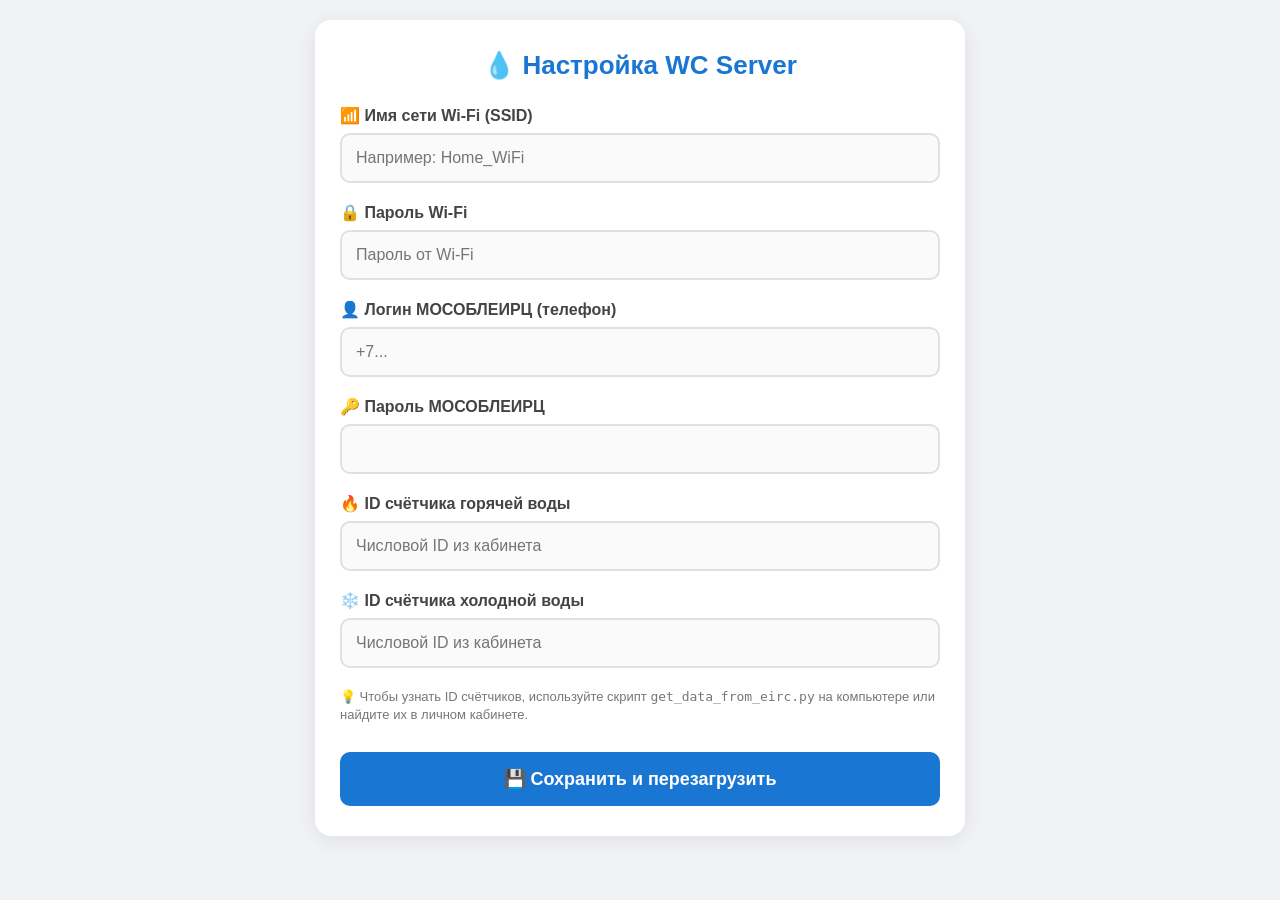
<file: data/config.html>
<!DOCTYPE html>
<html lang="ru">
<head>
    <meta charset="UTF-8">
    <meta name="viewport" content="width=device-width, initial-scale=1.0, maximum-scale=1.0, user-scalable=no">
    <title>Настройка WC Server</title>
    <style>
        body { font-family: -apple-system, BlinkMacSystemFont, 'Segoe UI', Roboto, sans-serif; background: #f0f2f5; color: #333; margin: 0; padding: 20px; display: flex; justify-content: center; }
        .container { background: #fff; padding: 30px 25px; border-radius: 16px; box-shadow: 0 4px 20px rgba(0,0,0,0.08); width: 100%; max-width: 600px; }
        h1 { text-align: center; color: #1976D2; margin-top: 0; font-size: 26px; margin-bottom: 25px; }
        .form-group { margin-bottom: 20px; }
        label { display: block; font-weight: 600; margin-bottom: 8px; font-size: 16px; color: #444; }
        input { width: 100%; padding: 14px; font-size: 16px; border: 2px solid #e0e0e0; border-radius: 10px; box-sizing: border-box; transition: border-color 0.2s; background: #fafafa; }
        input:focus { border-color: #1976D2; outline: none; background: #fff; }
        button { width: 100%; padding: 16px; font-size: 18px; font-weight: bold; color: #fff; background: #1976D2; border: none; border-radius: 10px; cursor: pointer; margin-top: 15px; transition: background 0.2s; }
        button:active { background: #1565C0; transform: scale(0.98); }
        .hint { font-size: 13px; color: #777; margin-top: 6px; line-height: 1.4; }
    </style>
</head>
<body>
    <div class="container">
        <h1>💧 Настройка WC Server</h1>
        <form method="POST" action="/">
            <div class="form-group">
                <label>📶 Имя сети Wi-Fi (SSID)</label>
                <input type="text" name="ssid" placeholder="Например: Home_WiFi" required>
            </div>
            <div class="form-group">
                <label>🔒 Пароль Wi-Fi</label>
                <input type="password" name="pass" placeholder="Пароль от Wi-Fi">
            </div>
            <div class="form-group">
                <label>👤 Логин МОСОБЛЕИРЦ (телефон)</label>
                <input type="text" name="eirc_login" placeholder="+7..." required>
            </div>
            <div class="form-group">
                <label>🔑 Пароль МОСОБЛЕИРЦ</label>
                <input type="password" name="eirc_pass" required>
            </div>
            <div class="form-group">
                <label>🔥 ID счётчика горячей воды</label>
                <input type="number" name="hot_id" placeholder="Числовой ID из кабинета" required>
            </div>
            <div class="form-group">
                <label>❄️ ID счётчика холодной воды</label>
                <input type="number" name="cold_id" placeholder="Числовой ID из кабинета" required>
            </div>
            <p class="hint">💡 Чтобы узнать ID счётчиков, используйте скрипт <code>get_data_from_eirc.py</code> на компьютере или найдите их в личном кабинете.</p>
            <button type="submit">💾 Сохранить и перезагрузить</button>
        </form>
    </div>
</body>
</html>
</file>
